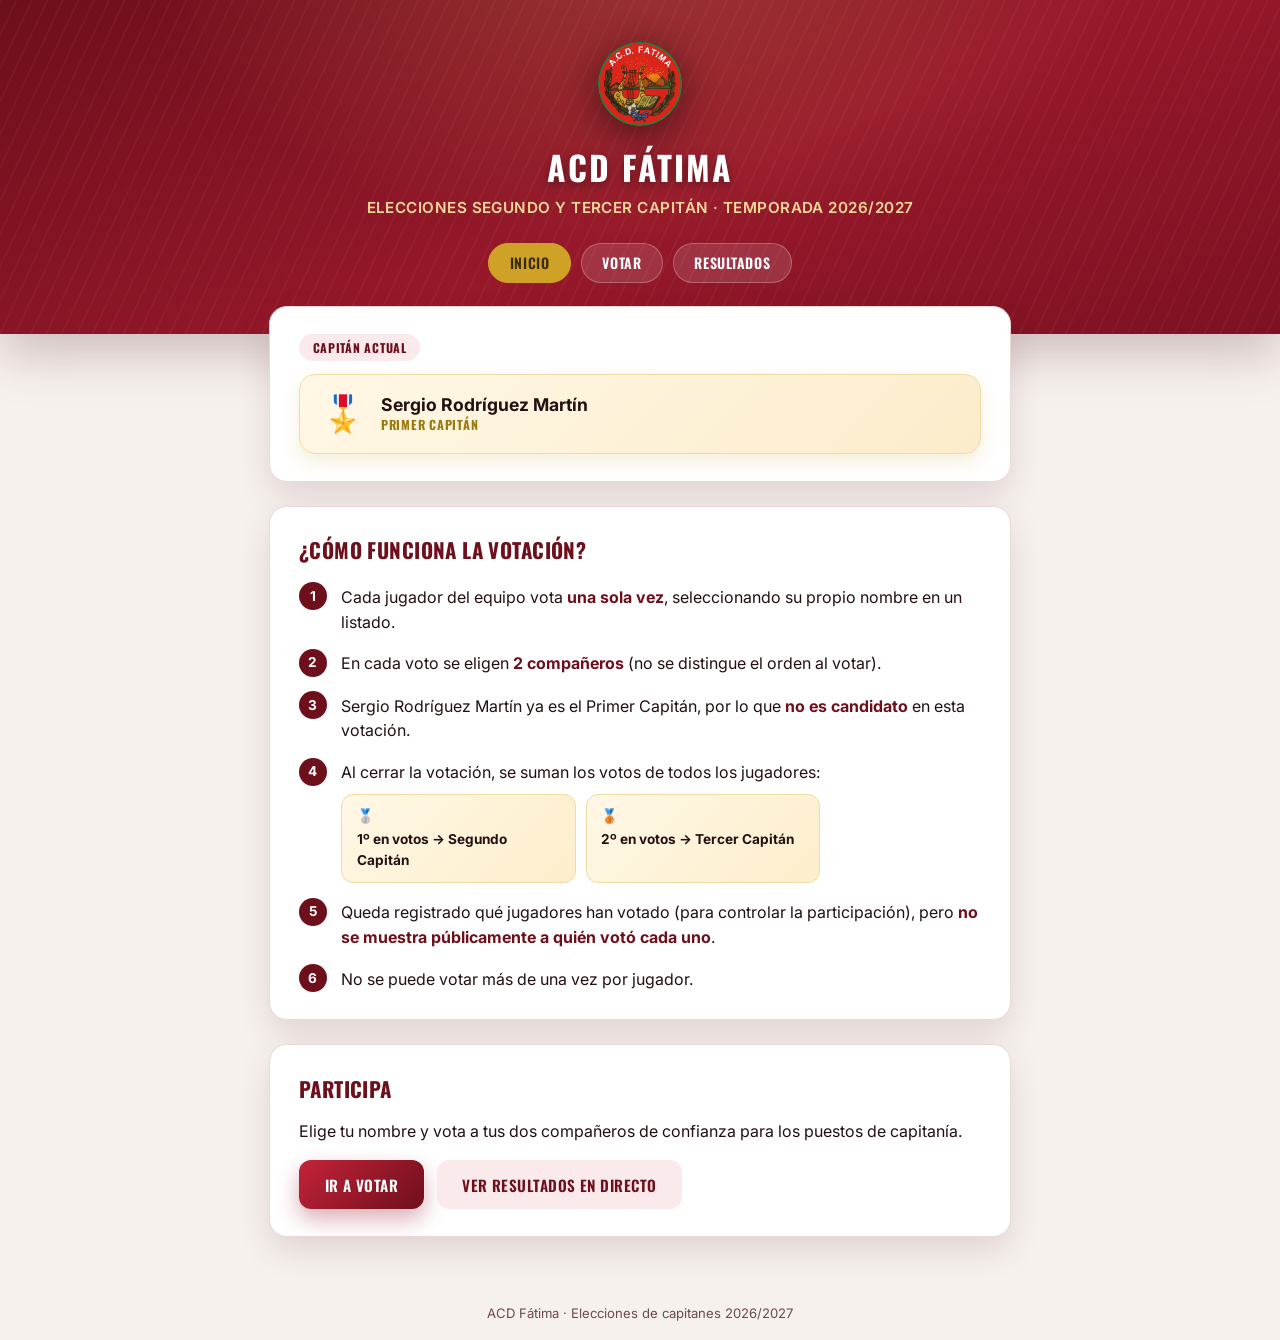
<file: index.html>
<!doctype html>
<html lang="es">
<head>
  <meta charset="UTF-8" />
  <meta name="viewport" content="width=device-width, initial-scale=1.0" />
  <title>Elecciones Capitanes ACD Fátima 2026/2027</title>
  <link rel="icon" type="image/png" href="assets/splash.png" />
  <link rel="preconnect" href="https://fonts.googleapis.com" />
  <link rel="preconnect" href="https://fonts.gstatic.com" crossorigin />
  <link href="https://fonts.googleapis.com/css2?family=Oswald:wght@500;600;700&family=Inter:wght@400;500;600;700&display=swap" rel="stylesheet" />
  <link rel="stylesheet" href="assets/style.css" />
</head>
<body>
  <header class="top">
    <div class="header-inner">
      <img src="assets/splash.png" alt="Escudo ACD Fátima" class="escudo-img" />
      <h1>ACD Fátima</h1>
      <p>Elecciones Segundo y Tercer Capitán · Temporada 2026/2027</p>
      <nav class="tabs">
        <a href="index.html" class="activo">Inicio</a>
        <a href="votar.html">Votar</a>
        <a href="resultados.html">Resultados</a>
      </nav>
    </div>
  </header>

  <main>
    <div class="card">
      <span class="pill">Capitán actual</span>
      <div class="capitan-actual" style="margin-top:0.8rem">
        <div class="medalla">🎖️</div>
        <div>
          <div class="nombre">Sergio Rodríguez Martín</div>
          <div class="rol">Primer Capitán</div>
        </div>
      </div>
    </div>

    <div class="card">
      <h2>¿Cómo funciona la votación?</h2>
      <div class="reglas-lista">
        <div class="regla-item">
          <span class="regla-num">1</span>
          <p>Cada jugador del equipo vota <strong>una sola vez</strong>, seleccionando su propio nombre en un listado.</p>
        </div>
        <div class="regla-item">
          <span class="regla-num">2</span>
          <p>En cada voto se eligen <strong>2 compañeros</strong> (no se distingue el orden al votar).</p>
        </div>
        <div class="regla-item">
          <span class="regla-num">3</span>
          <p>Sergio Rodríguez Martín ya es el Primer Capitán, por lo que <strong>no es candidato</strong> en esta votación.</p>
        </div>
        <div class="regla-item">
          <span class="regla-num">4</span>
          <div>
            <p>Al cerrar la votación, se suman los votos de todos los jugadores:</p>
            <div class="resultado-mini-grid">
              <div class="resultado-mini">🥈 <strong>1º en votos → Segundo Capitán</strong></div>
              <div class="resultado-mini">🥉 <strong>2º en votos → Tercer Capitán</strong></div>
            </div>
          </div>
        </div>
        <div class="regla-item">
          <span class="regla-num">5</span>
          <p>Queda registrado qué jugadores han votado (para controlar la participación), pero <strong>no se muestra públicamente a quién votó cada uno</strong>.</p>
        </div>
        <div class="regla-item">
          <span class="regla-num">6</span>
          <p>No se puede votar más de una vez por jugador.</p>
        </div>
      </div>
    </div>

    <div class="card">
      <h2>Participa</h2>
      <p>Elige tu nombre y vota a tus dos compañeros de confianza para los puestos de capitanía.</p>
      <div class="botones">
        <a class="btn btn-primario" href="votar.html">Ir a votar</a>
        <a class="btn btn-secundario" href="resultados.html">Ver resultados en directo</a>
      </div>
    </div>
  </main>

  <footer>ACD Fátima · Elecciones de capitanes 2026/2027</footer>
</body>
</html>
</file>
<file: assets/style.css>
:root {
  --rojo-oscuro: #6e0f1c;
  --rojo: #96182a;
  --rojo-vivo: #c4233a;
  --rojo-claro: #c94b56;
  --rojo-suave: #fbeaec;
  --dorado: #cfa227;
  --dorado-claro: #f1d999;
  --texto: #241012;
  --texto-suave: #6b4a4d;
  --fondo: #f7f1ee;
  --tarjeta: #ffffff;
  --borde: #ecd7d9;
  --verde-ok: #2f7a4f;
  --sombra: 0 14px 34px rgba(60, 8, 16, 0.12);
  --sombra-fuerte: 0 20px 48px rgba(60, 8, 16, 0.22);
}

* {
  box-sizing: border-box;
}

body {
  margin: 0;
  font-family: "Inter", "Segoe UI", system-ui, -apple-system, sans-serif;
  background: var(--fondo);
  color: var(--texto);
  min-height: 100vh;
}

h1, h2, h3, .btn, nav.tabs a, .pill, .ranking-etiqueta, .rol {
  font-family: "Oswald", "Segoe UI", sans-serif;
}

/* ---------- Cabecera ---------- */
header.top {
  position: relative;
  background:
    radial-gradient(ellipse at 50% -20%, rgba(255, 210, 120, 0.18), transparent 55%),
    linear-gradient(155deg, var(--rojo-oscuro) 0%, var(--rojo) 55%, #7d1122 100%);
  color: #fff;
  padding: 2.6rem 1.5rem 3.2rem;
  text-align: center;
  box-shadow: var(--sombra-fuerte);
  overflow: hidden;
}

header.top::after {
  content: "";
  position: absolute;
  inset: 0;
  background: repeating-linear-gradient(
    115deg,
    rgba(255, 255, 255, 0.035) 0px,
    rgba(255, 255, 255, 0.035) 2px,
    transparent 2px,
    transparent 14px
  );
  pointer-events: none;
}

.header-inner {
  position: relative;
  z-index: 1;
}

.escudo-img {
  width: 84px;
  height: 84px;
  object-fit: contain;
  border-radius: 50%;
  filter: drop-shadow(0 8px 18px rgba(0, 0, 0, 0.45));
  background: radial-gradient(circle, rgba(255, 255, 255, 0.12), transparent 70%);
  margin-bottom: 0.5rem;
}

header.top h1 {
  margin: 0.3rem 0 0.35rem;
  font-size: 2.1rem;
  font-weight: 700;
  letter-spacing: 0.06em;
  text-transform: uppercase;
  text-shadow: 0 3px 10px rgba(0, 0, 0, 0.35);
}

header.top p {
  margin: 0;
  color: var(--dorado-claro);
  font-size: 0.95rem;
  letter-spacing: 0.03em;
  font-weight: 600;
  text-transform: uppercase;
}

nav.tabs {
  display: flex;
  justify-content: center;
  gap: 0.6rem;
  margin-top: 1.6rem;
  flex-wrap: wrap;
}

nav.tabs a {
  color: #fff;
  text-decoration: none;
  padding: 0.55rem 1.3rem;
  border-radius: 999px;
  background: rgba(255, 255, 255, 0.12);
  border: 1px solid rgba(255, 255, 255, 0.25);
  font-size: 0.88rem;
  font-weight: 600;
  letter-spacing: 0.04em;
  text-transform: uppercase;
  transition: background 0.2s ease, transform 0.15s ease;
}

nav.tabs a:hover {
  background: rgba(255, 255, 255, 0.24);
  transform: translateY(-1px);
}

nav.tabs a.activo {
  background: var(--dorado);
  border-color: var(--dorado);
  color: #3a2b03;
}

/* ---------- Layout ---------- */
main {
  max-width: 780px;
  margin: -1.8rem auto 3rem;
  padding: 0 1.2rem;
  position: relative;
  z-index: 2;
}

.card {
  background: var(--tarjeta);
  border: 1px solid var(--borde);
  border-radius: 18px;
  box-shadow: var(--sombra);
  padding: 1.7rem 1.8rem;
  margin-bottom: 1.5rem;
  position: relative;
}

.card h2 {
  margin-top: 0;
  color: var(--rojo-oscuro);
  font-size: 1.3rem;
  letter-spacing: 0.02em;
  text-transform: uppercase;
}

.card h3 {
  color: var(--rojo-oscuro);
  font-size: 1.05rem;
  margin-bottom: 0.7rem;
  text-transform: uppercase;
  letter-spacing: 0.02em;
}

.pill {
  display: inline-block;
  background: var(--rojo-suave);
  color: var(--rojo-oscuro);
  border-radius: 999px;
  padding: 0.25rem 0.85rem;
  font-size: 0.76rem;
  font-weight: 700;
  letter-spacing: 0.06em;
  text-transform: uppercase;
}

/* ---------- Reglas de la votación ---------- */
.reglas-lista {
  display: flex;
  flex-direction: column;
  gap: 0.9rem;
  margin: 0;
  padding: 0;
}

.regla-item {
  display: flex;
  align-items: flex-start;
  gap: 0.9rem;
  line-height: 1.55;
}

.regla-num {
  flex: none;
  width: 28px;
  height: 28px;
  border-radius: 50%;
  background: var(--rojo-oscuro);
  color: #fff;
  font-weight: 700;
  font-size: 0.85rem;
  display: flex;
  align-items: center;
  justify-content: center;
}

.regla-item p {
  margin: 0.15rem 0 0;
}

.regla-item strong {
  color: var(--rojo-oscuro);
}

.resultado-mini-grid {
  display: grid;
  grid-template-columns: repeat(auto-fit, minmax(150px, 1fr));
  gap: 0.6rem;
  margin-top: 0.6rem;
}

.resultado-mini {
  background: linear-gradient(135deg, #fff8e6, #fdeecb);
  border: 1px solid #eddca4;
  border-radius: 12px;
  padding: 0.7rem 0.9rem;
  font-size: 0.85rem;
}

.resultado-mini strong {
  display: block;
  color: var(--texto);
  margin-top: 0.1rem;
}

/* ---------- Capitán actual ---------- */
.capitan-actual {
  display: flex;
  align-items: center;
  gap: 1rem;
  background: linear-gradient(135deg, #fff8e6, #fceccb);
  border: 1px solid #eddca4;
  border-radius: 16px;
  padding: 1.1rem 1.3rem;
  box-shadow: 0 8px 20px rgba(207, 162, 39, 0.18);
}

.capitan-actual .medalla {
  font-size: 2.2rem;
}

.capitan-actual .nombre {
  font-weight: 700;
  font-size: 1.1rem;
  color: var(--texto);
}

.capitan-actual .rol {
  color: #9c7a10;
  font-weight: 700;
  font-size: 0.78rem;
  text-transform: uppercase;
  letter-spacing: 0.06em;
}

/* ---------- Botones ---------- */
.botones {
  display: flex;
  gap: 0.8rem;
  flex-wrap: wrap;
  margin-top: 1.2rem;
}

.btn {
  display: inline-block;
  padding: 0.85rem 1.6rem;
  border-radius: 12px;
  font-weight: 600;
  font-size: 0.95rem;
  letter-spacing: 0.03em;
  text-transform: uppercase;
  text-decoration: none;
  text-align: center;
  cursor: pointer;
  border: none;
  transition: transform 0.15s ease, box-shadow 0.15s ease;
}

.btn-primario {
  background: linear-gradient(135deg, var(--rojo-vivo), var(--rojo-oscuro));
  color: #fff;
  box-shadow: 0 10px 22px rgba(150, 24, 42, 0.35);
}

.btn-primario:hover {
  transform: translateY(-2px);
  box-shadow: 0 14px 28px rgba(150, 24, 42, 0.45);
}

.btn-secundario {
  background: var(--rojo-suave);
  color: var(--rojo-oscuro);
}

.btn-secundario:hover {
  background: #f5d6da;
}

.btn:disabled {
  opacity: 0.5;
  cursor: not-allowed;
  transform: none !important;
  box-shadow: none !important;
}

/* ---------- Formulario de voto ---------- */
select,
input[type="text"] {
  width: 100%;
  padding: 0.75rem 0.95rem;
  border-radius: 10px;
  border: 1px solid var(--borde);
  font-size: 1rem;
  background: #fff;
  color: var(--texto);
}

label.campo {
  display: block;
  font-weight: 700;
  color: var(--rojo-oscuro);
  margin-bottom: 0.4rem;
  font-size: 0.85rem;
  text-transform: uppercase;
  letter-spacing: 0.04em;
}

.candidatos-lista {
  display: grid;
  grid-template-columns: repeat(auto-fill, minmax(220px, 1fr));
  gap: 0.7rem;
  margin: 0.8rem 0 1.3rem;
}

.candidato-opcion {
  display: flex;
  align-items: center;
  gap: 0.7rem;
  border: 1px solid var(--borde);
  border-radius: 12px;
  padding: 0.7rem 0.9rem;
  cursor: pointer;
  transition: border-color 0.15s ease, background 0.15s ease, transform 0.15s ease;
  user-select: none;
  background: #fff;
}

.candidato-opcion:hover {
  transform: translateY(-1px);
  border-color: var(--rojo-claro);
}

.candidato-opcion:has(input:checked) {
  border-color: var(--rojo);
  background: var(--rojo-suave);
  box-shadow: 0 6px 16px rgba(150, 24, 42, 0.15);
}

.candidato-opcion input {
  accent-color: var(--rojo-oscuro);
  width: 18px;
  height: 18px;
  flex: none;
}

.candidato-opcion.deshabilitado,
.candidato-opcion:has(input:disabled) {
  opacity: 0.4;
  cursor: not-allowed;
}

.candidato-nombre {
  font-size: 0.94rem;
}

.contador-seleccion {
  font-size: 0.85rem;
  font-weight: 600;
  color: var(--texto-suave);
  margin-bottom: 0.4rem;
}

/* ---------- Avatares con iniciales ---------- */
.avatar {
  flex: none;
  width: 40px;
  height: 40px;
  border-radius: 50%;
  background: linear-gradient(135deg, var(--rojo), var(--rojo-oscuro));
  color: #fff;
  font-weight: 700;
  font-size: 0.85rem;
  display: flex;
  align-items: center;
  justify-content: center;
  letter-spacing: 0.02em;
}

/* ---------- Mensajes ---------- */
.mensaje {
  border-radius: 10px;
  padding: 0.9rem 1.05rem;
  font-size: 0.92rem;
  margin-top: 1rem;
  display: none;
}

.mensaje.visible {
  display: block;
}

.mensaje.info {
  background: #fdeecb;
  color: #7a5b12;
}

.mensaje.error {
  background: #fbe4e6;
  color: #8a1f2b;
}

.mensaje.ok {
  background: #e4f5ea;
  color: var(--verde-ok);
}

.mensaje.aviso {
  background: #fdeecb;
  color: #7a5b12;
  margin-top: 0;
  margin-bottom: 1.1rem;
}

/* ---------- Ranking de resultados ---------- */
.ranking-list {
  display: flex;
  flex-direction: column;
  gap: 0.6rem;
}

.ranking-row {
  display: flex;
  align-items: center;
  gap: 0.9rem;
  padding: 0.7rem 0.9rem;
  border-radius: 14px;
  border: 1px solid var(--borde);
  background: #fff;
}

.ranking-row.puesto-1 {
  background: linear-gradient(135deg, #fdeef0, #fff);
  border-color: var(--rojo-claro);
  box-shadow: 0 8px 20px rgba(150, 24, 42, 0.12);
}

.ranking-row.puesto-2 {
  background: linear-gradient(135deg, #fff6e2, #fff);
  border-color: #eddca4;
  box-shadow: 0 8px 20px rgba(207, 162, 39, 0.14);
}

.ranking-rank {
  flex: none;
  width: 26px;
  text-align: center;
  font-weight: 700;
  color: var(--texto-suave);
  font-family: "Oswald", sans-serif;
}

.ranking-row.puesto-1 .ranking-rank,
.ranking-row.puesto-2 .ranking-rank {
  color: var(--rojo-oscuro);
}

.ranking-info {
  flex: 1 1 auto;
  min-width: 0;
}

.ranking-nombre {
  font-weight: 600;
  font-size: 0.96rem;
  overflow-wrap: break-word;
  word-break: break-word;
}

.ranking-etiqueta {
  font-size: 0.76rem;
  font-weight: 700;
  color: var(--rojo-oscuro);
  text-transform: uppercase;
  letter-spacing: 0.03em;
  margin-top: 0.1rem;
}

.ranking-votos {
  flex: none;
  width: 110px;
  text-align: right;
}

.ranking-votos-num {
  font-weight: 700;
  font-size: 1rem;
  color: var(--texto);
  margin-bottom: 0.3rem;
}

.barra-votos-track {
  height: 7px;
  border-radius: 4px;
  background: var(--rojo-suave);
  overflow: hidden;
}

.barra-votos-fill {
  height: 100%;
  border-radius: 4px;
  background: linear-gradient(90deg, var(--rojo), var(--dorado));
  transition: width 0.6s ease;
}

.medalla-fila {
  margin-right: 0.3rem;
}

/* ---------- Control de asistencia ---------- */
.progreso-votos {
  font-weight: 700;
  color: var(--rojo-oscuro);
  margin-bottom: 0.5rem;
  font-family: "Oswald", sans-serif;
  letter-spacing: 0.02em;
}

.barra-progreso-track {
  height: 10px;
  border-radius: 6px;
  background: var(--rojo-suave);
  overflow: hidden;
  margin-bottom: 1.1rem;
}

.barra-progreso-fill {
  height: 100%;
  border-radius: 6px;
  background: linear-gradient(90deg, var(--dorado), var(--rojo));
  transition: width 0.6s ease;
  width: 0%;
}

.asistencia-lista {
  display: grid;
  grid-template-columns: repeat(auto-fill, minmax(190px, 1fr));
  gap: 0.4rem;
  font-size: 0.88rem;
}

.asistencia-item {
  display: flex;
  align-items: center;
  gap: 0.5rem;
  padding: 0.4rem 0.55rem;
  border-radius: 8px;
}

.asistencia-item.votado {
  color: var(--verde-ok);
  font-weight: 600;
}

.asistencia-item.pendiente {
  color: var(--texto-suave);
}

footer {
  text-align: center;
  color: var(--texto-suave);
  font-size: 0.82rem;
  padding: 1.2rem;
}

/* ---------- Responsive / móvil ---------- */
@media (max-width: 600px) {
  header.top {
    padding: 2rem 1rem 2.6rem;
  }

  header.top h1 {
    font-size: 1.6rem;
  }

  header.top p {
    font-size: 0.82rem;
  }

  nav.tabs a {
    padding: 0.5rem 1rem;
    font-size: 0.8rem;
  }

  main {
    padding: 0 0.8rem;
  }

  .card {
    padding: 1.2rem 1.1rem;
  }

  .card h2 {
    font-size: 1.1rem;
  }

  .resultado-mini-grid {
    grid-template-columns: 1fr;
  }

  .candidatos-lista {
    grid-template-columns: 1fr;
  }

  .asistencia-lista {
    grid-template-columns: 1fr;
  }

  .capitan-actual {
    gap: 0.8rem;
    padding: 1rem;
  }

  .capitan-actual .nombre {
    font-size: 1rem;
    overflow-wrap: break-word;
    word-break: break-word;
  }

  /* La fila de ranking pasa a dos líneas: nombre arriba a ancho completo,
     votos abajo, para que ningún nombre largo se corte. */
  .ranking-row {
    flex-wrap: wrap;
    padding: 0.7rem 0.8rem;
  }

  .ranking-info {
    flex-basis: calc(100% - 26px - 40px - 0.9rem - 0.9rem);
  }

  .avatar {
    width: 34px;
    height: 34px;
    font-size: 0.75rem;
  }

  .ranking-votos {
    flex-basis: 100%;
    width: auto;
    text-align: left;
    margin-top: 0.55rem;
    padding-left: calc(26px + 34px + 0.9rem + 0.9rem);
  }

  .ranking-votos-num {
    margin-bottom: 0.25rem;
  }
}

@media (max-width: 380px) {
  header.top h1 {
    font-size: 1.4rem;
  }

  .ranking-votos {
    padding-left: 0;
  }

  .ranking-row {
    gap: 0.6rem;
  }
}
</file>
